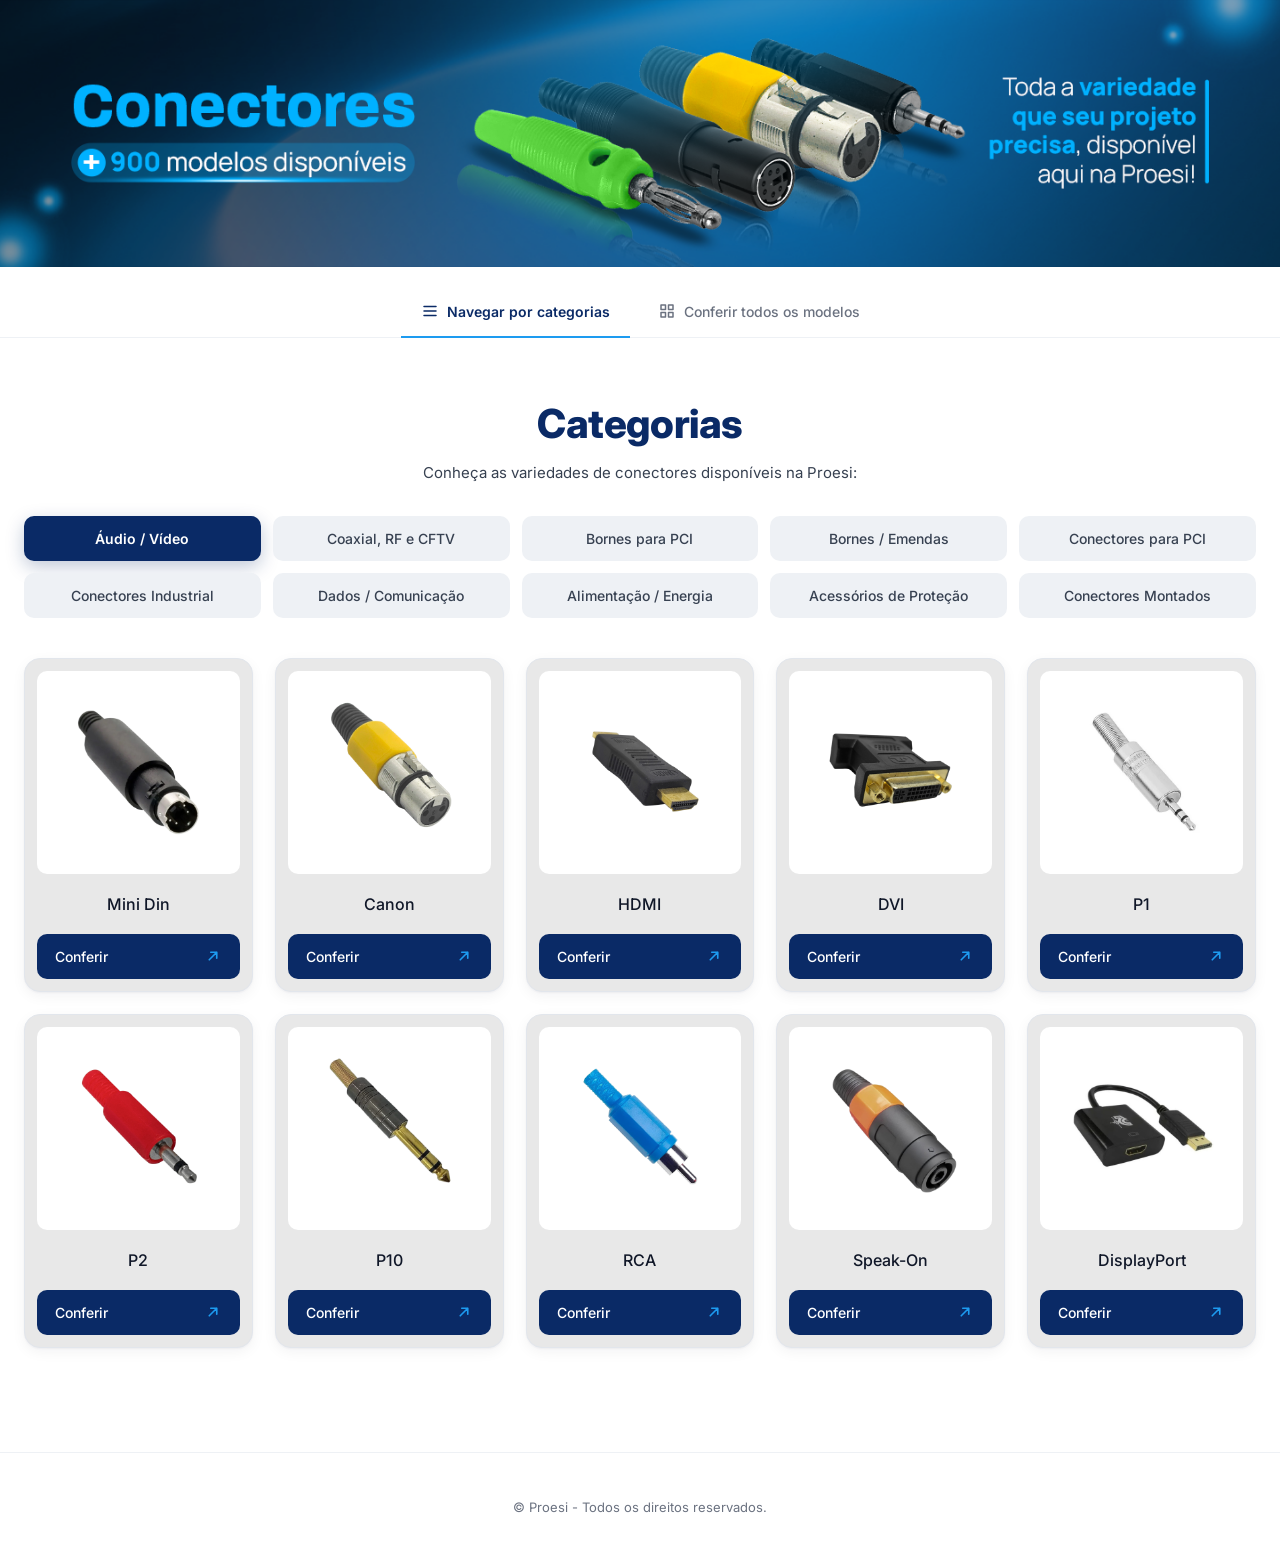
<file: lp-conectores-2026-07-06-V2/index.html>
<!DOCTYPE html>
<html lang="pt-BR">
<head>
  <meta charset="UTF-8" />
  <meta name="viewport" content="width=device-width, initial-scale=1" />
  <title>Conectores | +900 modelos disponíveis | Proesi</title>
  <meta name="description" content="Conheça a variedade de conectores da Proesi: áudio/vídeo, bornes, industrial, dados, energia e muito mais. Mais de 900 modelos disponíveis." />
  <link rel="preconnect" href="https://fonts.googleapis.com" />
  <link rel="preconnect" href="https://fonts.gstatic.com" crossorigin />
  <link href="https://fonts.googleapis.com/css2?family=Inter:wght@400;500;600;700;800&display=swap" rel="stylesheet" />
  <link rel="stylesheet" href="style.css" />
</head>
<body>
  <header class="hero" aria-label="Banner Conectores Proesi">
    <picture>
      <img id="hero-banner-desktop" class="hero__img hero__img--desktop" alt="Conectores Proesi - mais de 900 modelos disponíveis" fetchpriority="high" />
      <img id="hero-banner-mobile" class="hero__img hero__img--mobile" alt="Conectores Proesi - mais de 900 modelos disponíveis" fetchpriority="high" />
    </picture>
  </header>

  <main>
    <nav class="view-tabs" aria-label="Modo de visualização">
      <div class="container view-tabs__inner">
        <button type="button" class="view-tab is-active" data-view="categorias" aria-pressed="true">
          <svg class="view-tab__icon" viewBox="0 0 24 24" aria-hidden="true"><path d="M4 6h16M4 12h16M4 18h16" fill="none" stroke="currentColor" stroke-width="2" stroke-linecap="round"/></svg>
          <span>Navegar por categorias</span>
        </button>
        <button type="button" class="view-tab" data-view="todos" aria-pressed="false">
          <svg class="view-tab__icon" viewBox="0 0 24 24" aria-hidden="true"><path d="M4 4h6v6H4zM14 4h6v6h-6zM4 14h6v6H4zM14 14h6v6h-6z" fill="none" stroke="currentColor" stroke-width="2" stroke-linejoin="round"/></svg>
          <span>Conferir todos os modelos</span>
        </button>
      </div>

      <div class="container view-switcher" id="view-switcher">
        <button type="button" class="view-switcher__toggle" id="view-switcher-toggle" aria-haspopup="true" aria-expanded="false" aria-controls="view-switcher-menu">
          <span class="view-switcher__label" id="view-switcher-label">
            <span class="view-switcher__emoji" aria-hidden="true">📂</span>
            <span class="view-switcher__text">Navegar por categorias</span>
          </span>
          <svg class="view-switcher__chevron" viewBox="0 0 24 24" aria-hidden="true"><path d="M6 9l6 6 6-6" fill="none" stroke="currentColor" stroke-width="2" stroke-linecap="round" stroke-linejoin="round"/></svg>
        </button>
        <ul class="view-switcher__menu" id="view-switcher-menu" role="menu" hidden>
          <li role="none">
            <button type="button" role="menuitem" class="view-switcher__item is-active" data-view="categorias">
              <span class="view-switcher__emoji" aria-hidden="true">📂</span>
              <span>Navegar por categorias</span>
            </button>
          </li>
          <li role="none">
            <button type="button" role="menuitem" class="view-switcher__item" data-view="todos">
              <span class="view-switcher__emoji" aria-hidden="true">📦</span>
              <span>Conferir todos os modelos</span>
            </button>
          </li>
        </ul>
      </div>
    </nav>

    <section class="categorias" aria-labelledby="categorias-titulo">
      <div class="container">
        <div class="categorias__header">
          <h1 id="categorias-titulo" class="categorias__title">Categorias</h1>
          <p class="categorias__subtitle">Conheça as variedades de conectores disponíveis na Proesi:</p>
        </div>

        <nav class="cat-nav" id="category-nav" aria-label="Filtrar por categoria"></nav>
        <select class="cat-select" id="category-select" aria-label="Filtrar por categoria"></select>

        <div class="product-grid" id="product-grid" role="list"></div>
      </div>
    </section>
  </main>

  <footer class="site-footer">
    <p>&copy; Proesi - Todos os direitos reservados.</p>
  </footer>

  <script src="script.js" defer></script>
</body>
</html>
</file>
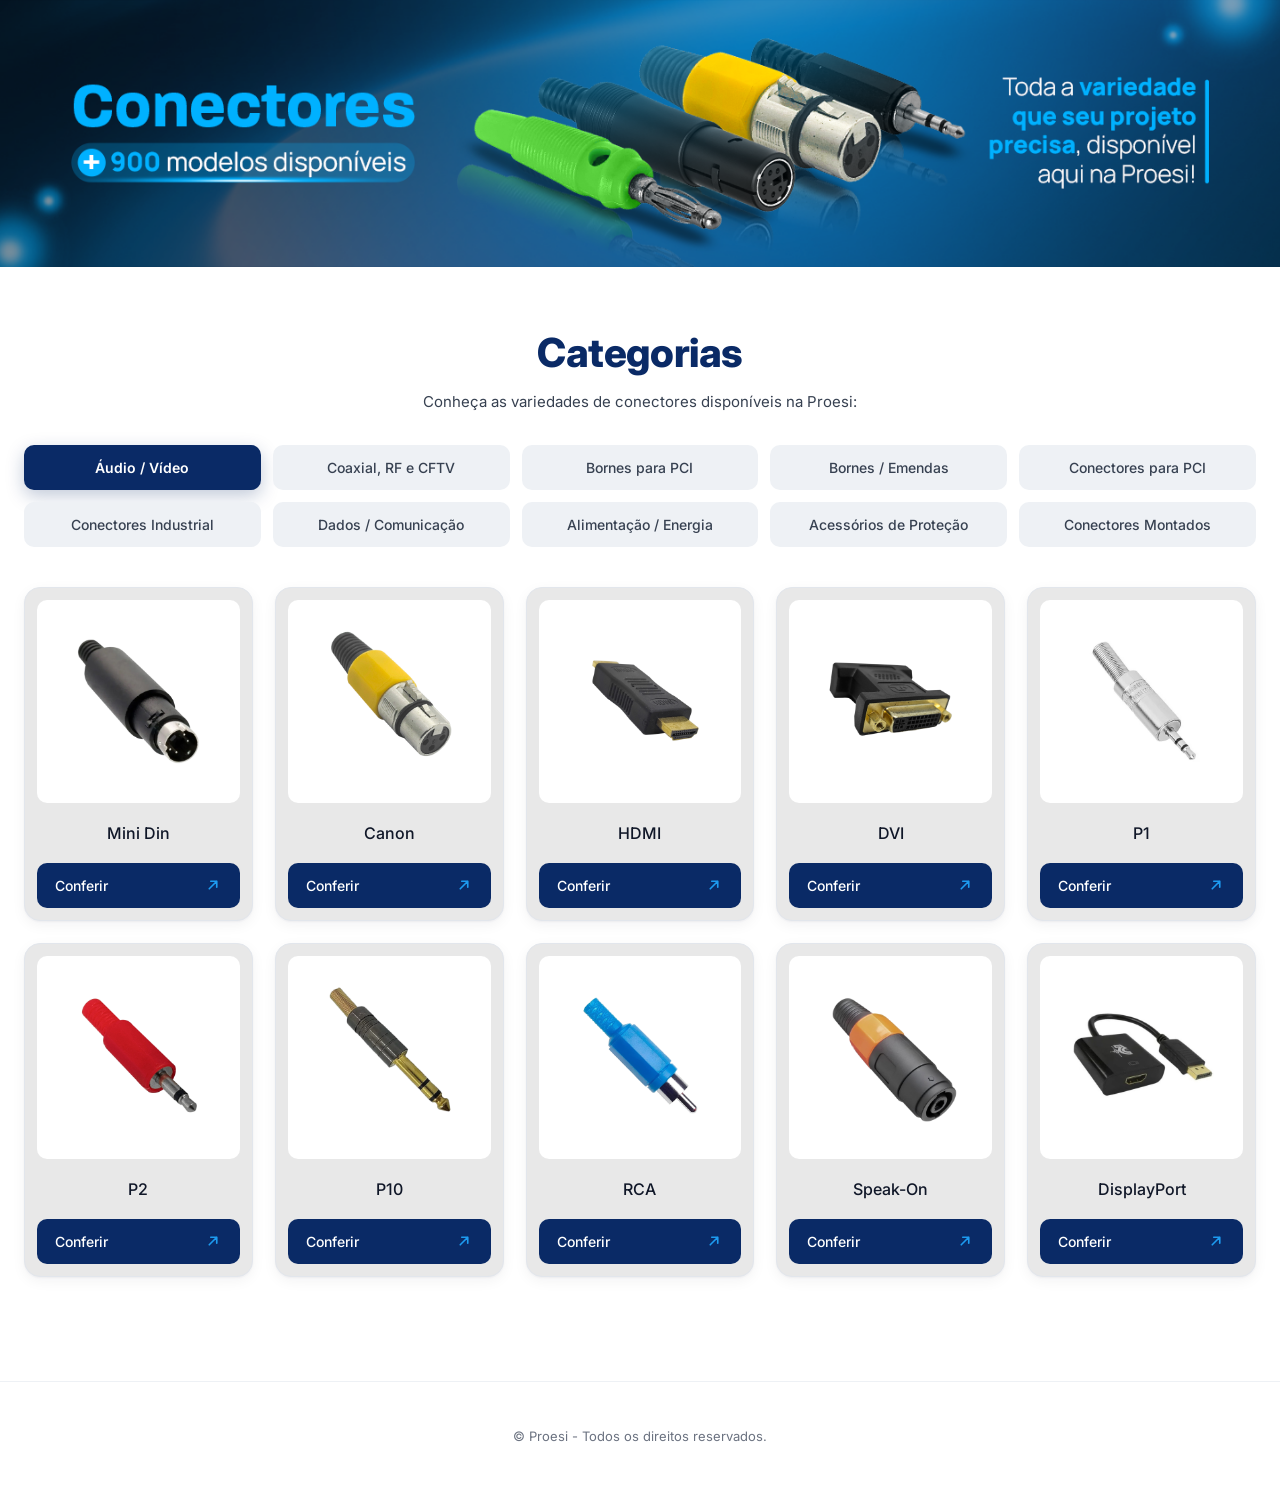
<file: lp-conectores/index.html>
<!DOCTYPE html>
<html lang="pt-BR">
<head>
  <meta charset="UTF-8" />
  <meta name="viewport" content="width=device-width, initial-scale=1" />
  <title>Conectores | +900 modelos disponíveis | Proesi</title>
  <meta name="description" content="Conheça a variedade de conectores da Proesi: áudio/vídeo, bornes, industrial, dados, energia e muito mais. Mais de 900 modelos disponíveis." />
  <link rel="preconnect" href="https://fonts.googleapis.com" />
  <link rel="preconnect" href="https://fonts.gstatic.com" crossorigin />
  <link href="https://fonts.googleapis.com/css2?family=Inter:wght@400;500;600;700;800&display=swap" rel="stylesheet" />
  <link rel="stylesheet" href="style.css" />
</head>
<body>
  <header class="hero" aria-label="Banner Conectores Proesi">
    <picture>
      <img class="hero__img hero__img--desktop" src="assets/banner-desktop.png" alt="Conectores Proesi - mais de 900 modelos disponíveis" fetchpriority="high" />
      <img class="hero__img hero__img--mobile" src="assets/banner-mobile.png" alt="Conectores Proesi - mais de 900 modelos disponíveis" fetchpriority="high" />
    </picture>
  </header>

  <main>
    <section class="categorias" aria-labelledby="categorias-titulo">
      <div class="container">
        <div class="categorias__header">
          <h1 id="categorias-titulo" class="categorias__title">Categorias</h1>
          <p class="categorias__subtitle">Conheça as variedades de conectores disponíveis na Proesi:</p>
        </div>

        <nav class="cat-nav" id="category-nav" aria-label="Filtrar por categoria"></nav>
        <select class="cat-select" id="category-select" aria-label="Filtrar por categoria"></select>

        <div class="product-grid" id="product-grid" role="list"></div>
      </div>
    </section>
  </main>

  <footer class="site-footer">
    <p>&copy; Proesi - Todos os direitos reservados.</p>
  </footer>

  <script src="script.js" defer></script>

</body>
</html>
</file>
<file: lp-conectores-2026-07-06-V2/style.css>
/* ==========================================================================
   LP Conectores - Proesi
   Vanilla CSS - compatível Magazord
   ========================================================================== */

/* Reset básico */
*, *::before, *::after { box-sizing: border-box; }
html, body { margin: 0; padding: 0; }
img, svg { display: block; max-width: 100%; }
button { font: inherit; cursor: pointer; border: 0; background: none; color: inherit; }
a { color: inherit; text-decoration: none; }

/* Tokens de design */
:root {
  --proesi-blue: #0a2a66;
  --proesi-blue-dark: #071e4a;
  --proesi-blue-accent: #1d9bf0;
  --proesi-gray-50: #f4f6f9;
  --proesi-gray-100: #eef1f5;
  --proesi-gray-200: #e2e6ec;
  --proesi-gray-500: #6b7280;
  --proesi-gray-700: #374151;
  --proesi-text: #101728;
  --proesi-white: #ffffff;

  --radius-sm: 10px;
  --radius-md: 16px;
  --radius-lg: 22px;

  --shadow-card: 0 1px 2px rgba(15, 23, 42, .04), 0 4px 14px rgba(15, 23, 42, .05);
  --shadow-card-hover: 0 6px 12px rgba(15, 23, 42, .06), 0 20px 40px rgba(15, 23, 42, .10);

  --ease: cubic-bezier(.22, .61, .36, 1);
}

body {
  font-family: "Inter", -apple-system, BlinkMacSystemFont, "Segoe UI", Roboto, "Helvetica Neue", Arial, sans-serif;
  color: var(--proesi-text);
  background: var(--proesi-white);
  -webkit-font-smoothing: antialiased;
  -moz-osx-font-smoothing: grayscale;
  line-height: 1.5;
}

.container {
  width: 100%;
  max-width: 1280px;
  margin: 0 auto;
  padding: 0 24px;
}

/* ==========================================================================
   Hero / Banner
   ========================================================================== */
.hero { width: 100%; }
.hero__img { width: 100%; height: auto; display: block; }
.hero__img--desktop { display: block; }
.hero__img--mobile { display: none; }

@media (max-width: 768px) {
  .hero__img--desktop { display: none; }
  .hero__img--mobile { display: block; }
}

/* ==========================================================================
   Section: Categorias
   ========================================================================== */
/* ==========================================================================
   Top view tabs (Categorias / Todos os modelos)
   ========================================================================== */
.view-tabs {
  border-bottom: 1px solid var(--proesi-gray-100);
  background: var(--proesi-white);
}
.view-tabs__inner {
  display: flex;
  justify-content: center;
  gap: 8px;
  flex-wrap: wrap;
  padding-top: 20px;
  padding-bottom: 0;
}
.view-tab {
  display: inline-flex;
  align-items: center;
  gap: 8px;
  padding: 14px 20px;
  font-size: 14px;
  font-weight: 500;
  color: var(--proesi-gray-500);
  border-bottom: 2px solid transparent;
  margin-bottom: -1px;
  transition: color .25s var(--ease), border-color .25s var(--ease);
}
.view-tab__icon { width: 18px; height: 18px; }
.view-tab:hover { color: var(--proesi-blue); }
.view-tab.is-active {
  color: var(--proesi-blue);
  font-weight: 600;
  border-bottom-color: var(--proesi-blue-accent);
}

/* Mobile view switcher (dropdown that replaces horizontal tabs on mobile) */
.view-switcher {
  display: none;
  position: relative;
  padding-top: 16px;
  padding-bottom: 16px;
}
.view-switcher__toggle {
  width: 100%;
  display: flex;
  align-items: center;
  justify-content: space-between;
  gap: 12px;
  padding: 14px 18px;
  border-radius: var(--radius-sm);
  background: var(--proesi-blue);
  color: var(--proesi-white);
  font-size: 14px;
  font-weight: 600;
  box-shadow: 0 6px 18px rgba(10, 42, 102, .25);
  transition: background-color .25s var(--ease), transform .25s var(--ease), box-shadow .25s var(--ease);
}
.view-switcher__toggle:hover { background: var(--proesi-blue-dark); }
.view-switcher__toggle:active { transform: translateY(1px); }
.view-switcher__label { display: inline-flex; align-items: center; gap: 10px; }
.view-switcher__emoji { font-size: 16px; line-height: 1; }
.view-switcher__chevron {
  width: 18px; height: 18px;
  transition: transform .25s var(--ease);
}
.view-switcher.is-open .view-switcher__chevron { transform: rotate(180deg); }
.view-switcher__menu {
  list-style: none;
  margin: 8px 0 0;
  padding: 6px;
  position: absolute;
  left: 24px;
  right: 24px;
  top: 100%;
  background: var(--proesi-white);
  border: 1px solid var(--proesi-gray-200);
  border-radius: var(--radius-sm);
  box-shadow: var(--shadow-card-hover);
  z-index: 20;
}
.view-switcher__menu[hidden] { display: none; }
.view-switcher__item {
  width: 100%;
  display: flex;
  align-items: center;
  gap: 10px;
  padding: 12px 14px;
  border-radius: 8px;
  font-size: 14px;
  font-weight: 500;
  color: var(--proesi-gray-700);
  text-align: left;
  transition: background-color .2s var(--ease), color .2s var(--ease);
}
.view-switcher__item:hover { background: var(--proesi-gray-100); color: var(--proesi-blue); }
.view-switcher__item.is-active { background: var(--proesi-blue); color: var(--proesi-white); font-weight: 600; }

@media (max-width: 768px) {
  .view-tabs__inner { display: none; }
  .view-switcher { display: block; margin-top: 20px; }
}


@media (max-width: 480px) {
  .view-tab { padding: 12px 12px; font-size: 13px; }
}


.categorias {
  padding: 56px 0 80px;
}

.categorias__header {
  text-align: center;
  margin-bottom: 32px;
}

.categorias__title {
  color: var(--proesi-blue);
  font-size: clamp(28px, 3.4vw, 40px);
  font-weight: 800;
  letter-spacing: -0.01em;
  margin: 0 0 8px;
}

.categorias__subtitle {
  color: var(--proesi-gray-700);
  font-size: 15px;
  margin: 0;
}

/* Menu de categorias */
.cat-nav {
  display: grid;
  grid-template-columns: repeat(5, 1fr);
  gap: 12px;
  margin: 0 0 40px;
  width: 100%;
}

@media (max-width: 1200px) {
  .cat-nav { grid-template-columns: repeat(4, 1fr); }
}
@media (max-width: 960px) {
  .cat-nav { grid-template-columns: repeat(3, 1fr); }
}

.cat-btn {
  padding: 12px 22px;
  border-radius: var(--radius-sm);
  background: var(--proesi-gray-100);
  color: var(--proesi-gray-700);
  font-size: 14px;
  font-weight: 500;
  transition: background-color .25s var(--ease),
              color .25s var(--ease),
              transform .25s var(--ease),
              box-shadow .25s var(--ease);
  text-align: center;
  width: 100%;
}

.cat-btn:hover {
  background: var(--proesi-gray-200);
  color: var(--proesi-blue);
}

.cat-btn.is-active {
  background: var(--proesi-blue);
  color: var(--proesi-white);
  font-weight: 600;
  box-shadow: 0 6px 18px rgba(10, 42, 102, .25);
}

.cat-select {
  display: none;
  width: 100%;
  padding: 14px 18px;
  border: 1px solid var(--proesi-gray-200);
  border-radius: var(--radius-sm);
  background: var(--proesi-white);
  color: var(--proesi-text);
  font-size: 15px;
  font-weight: 500;
  margin: 0 auto 40px;
  max-width: 480px;
  appearance: none;
  background-image: url("data:image/svg+xml,%3Csvg xmlns='http://www.w3.org/2000/svg' width='24' height='24' viewBox='0 0 24 24' fill='none' stroke='%23101728' stroke-width='2' stroke-linecap='round' stroke-linejoin='round'%3E%3Cpolyline points='6 9 12 15 18 9'%3E%3C/polyline%3E%3C/svg%3E");
  background-repeat: no-repeat;
  background-position: right 14px center;
  background-size: 18px;
}

@media (max-width: 768px) {
  .cat-nav { display: none; }
  .cat-select { display: block; }
}

/* ==========================================================================
   Grid de produtos
   ========================================================================== */
.product-grid {
  display: grid;
  grid-template-columns: repeat(5, 1fr);
  gap: 22px;
}

@media (max-width: 1200px) { .product-grid { grid-template-columns: repeat(4, 1fr); } }
@media (max-width: 960px)  { .product-grid { grid-template-columns: repeat(3, 1fr); gap: 18px; } }
@media (max-width: 640px)  { .product-grid { grid-template-columns: repeat(2, 1fr); gap: 14px; } }

/* Card */
.card {
  display: flex;
  flex-direction: column;
  background: #E8E8E8;
  border: 1px solid var(--proesi-gray-200);
  border-radius: var(--radius-md);
  padding: 12px 12px 12px;
  box-shadow: var(--shadow-card);
  transition: transform .35s var(--ease), box-shadow .35s var(--ease), border-color .35s var(--ease);
}

.card[hidden],
.cat-nav[hidden],
.cat-select[hidden] {
  display: none;
}

.card:hover {
  transform: translateY(-6px);
  box-shadow: var(--shadow-card-hover);
  border-color: #d7dce4;
}

.card__media {
  position: relative;
  width: 100%;
  aspect-ratio: 1 / 1;
  overflow: hidden;
  margin-bottom: 10px;
  border-radius: var(--radius-sm);
  background: var(--proesi-white);
}

.card__img {
  position: absolute;
  inset: 0;
  width: 100%;
  height: 100%;
  object-fit: contain;
  padding: 6px;
  transition: opacity .45s var(--ease), transform .6s var(--ease);
}

.card__img--hover {
  opacity: 0;
}

.card:hover .card__img--primary { opacity: 0; transform: scale(1.02); }
.card:hover .card__img--hover   { opacity: 1; transform: scale(1.02); }

.card__title {
  text-align: center;
  font-size: 16px;
  font-weight: 500;
  color: var(--proesi-text);
  margin: 0 0 10px;
  min-height: 40px;
  display: flex;
  align-items: center;
  justify-content: center;
}

.card__cta {
  display: flex;
  align-items: center;
  justify-content: space-between;
  gap: 8px;
  padding: 12px 18px;
  background: var(--proesi-blue);
  color: var(--proesi-white);
  border-radius: var(--radius-sm);
  font-size: 14px;
  font-weight: 500;
  transition: background-color .3s var(--ease), transform .3s var(--ease), box-shadow .3s var(--ease);
  margin-top: auto;
}

.card__cta:hover {
  background: var(--proesi-blue-dark);
  box-shadow: 0 8px 18px rgba(10, 42, 102, .28);
}

.card__arrow {
  width: 18px;
  height: 18px;
  color: var(--proesi-blue-accent);
  transition: transform .3s var(--ease);
}

.card__cta:hover .card__arrow {
  transform: translate(3px, -3px);
}

/* ==========================================================================
   Footer
   ========================================================================== */
.site-footer {
  padding: 32px 0;
  text-align: center;
  color: var(--proesi-gray-500);
  font-size: 13px;
  border-top: 1px solid var(--proesi-gray-100);
  margin-top: 24px;
}

/* Foco acessível */
:focus-visible {
  outline: 2px solid var(--proesi-blue-accent);
  outline-offset: 3px;
  border-radius: 6px;
}

@media (prefers-reduced-motion: reduce) {
  * { transition: none !important; }
}
</file>
<file: lp-conectores/style.css>
/* ==========================================================================
   LP Conectores - Proesi
   Vanilla CSS - compatível Magazord
   ========================================================================== */

/* Reset básico */
*, *::before, *::after { box-sizing: border-box; }
html, body { margin: 0; padding: 0; }
img, svg { display: block; max-width: 100%; }
button { font: inherit; cursor: pointer; border: 0; background: none; color: inherit; }
a { color: inherit; text-decoration: none; }

/* Tokens de design */
:root {
  --proesi-blue: #0a2a66;
  --proesi-blue-dark: #071e4a;
  --proesi-blue-accent: #1d9bf0;
  --proesi-gray-50: #f4f6f9;
  --proesi-gray-100: #eef1f5;
  --proesi-gray-200: #e2e6ec;
  --proesi-gray-500: #6b7280;
  --proesi-gray-700: #374151;
  --proesi-text: #101728;
  --proesi-white: #ffffff;

  --radius-sm: 10px;
  --radius-md: 16px;
  --radius-lg: 22px;

  --shadow-card: 0 1px 2px rgba(15, 23, 42, .04), 0 4px 14px rgba(15, 23, 42, .05);
  --shadow-card-hover: 0 6px 12px rgba(15, 23, 42, .06), 0 20px 40px rgba(15, 23, 42, .10);

  --ease: cubic-bezier(.22, .61, .36, 1);
}

body {
  font-family: "Inter", -apple-system, BlinkMacSystemFont, "Segoe UI", Roboto, "Helvetica Neue", Arial, sans-serif;
  color: var(--proesi-text);
  background: var(--proesi-white);
  -webkit-font-smoothing: antialiased;
  -moz-osx-font-smoothing: grayscale;
  line-height: 1.5;
}

.container {
  width: 100%;
  max-width: 1280px;
  margin: 0 auto;
  padding: 0 24px;
}

/* ==========================================================================
   Hero / Banner
   ========================================================================== */
.hero { width: 100%; }
.hero__img { width: 100%; height: auto; display: block; }
.hero__img--desktop { display: block; }
.hero__img--mobile { display: none; }

@media (max-width: 768px) {
  .hero__img--desktop { display: none; }
  .hero__img--mobile { display: block; }
}

/* ==========================================================================
   Section: Categorias
   ========================================================================== */
.categorias {
  padding: 56px 0 80px;
}

.categorias__header {
  text-align: center;
  margin-bottom: 32px;
}

.categorias__title {
  color: var(--proesi-blue);
  font-size: clamp(28px, 3.4vw, 40px);
  font-weight: 800;
  letter-spacing: -0.01em;
  margin: 0 0 8px;
}

.categorias__subtitle {
  color: var(--proesi-gray-700);
  font-size: 15px;
  margin: 0;
}

/* Menu de categorias */
.cat-nav {
  display: grid;
  grid-template-columns: repeat(5, 1fr);
  gap: 12px;
  margin: 0 0 40px;
  width: 100%;
}

@media (max-width: 1200px) {
  .cat-nav { grid-template-columns: repeat(4, 1fr); }
}
@media (max-width: 960px) {
  .cat-nav { grid-template-columns: repeat(3, 1fr); }
}

.cat-btn {
  padding: 12px 22px;
  border-radius: var(--radius-sm);
  background: var(--proesi-gray-100);
  color: var(--proesi-gray-700);
  font-size: 14px;
  font-weight: 500;
  transition: background-color .25s var(--ease),
              color .25s var(--ease),
              transform .25s var(--ease),
              box-shadow .25s var(--ease);
  text-align: center;
  width: 100%;
}

.cat-btn:hover {
  background: var(--proesi-gray-200);
  color: var(--proesi-blue);
}

.cat-btn.is-active {
  background: var(--proesi-blue);
  color: var(--proesi-white);
  font-weight: 600;
  box-shadow: 0 6px 18px rgba(10, 42, 102, .25);
}

.cat-select {
  display: none;
  width: 100%;
  padding: 14px 18px;
  border: 1px solid var(--proesi-gray-200);
  border-radius: var(--radius-sm);
  background: var(--proesi-white);
  color: var(--proesi-text);
  font-size: 15px;
  font-weight: 500;
  margin: 0 auto 40px;
  max-width: 480px;
  appearance: none;
  background-image: url("data:image/svg+xml,%3Csvg xmlns='http://www.w3.org/2000/svg' width='24' height='24' viewBox='0 0 24 24' fill='none' stroke='%23101728' stroke-width='2' stroke-linecap='round' stroke-linejoin='round'%3E%3Cpolyline points='6 9 12 15 18 9'%3E%3C/polyline%3E%3C/svg%3E");
  background-repeat: no-repeat;
  background-position: right 14px center;
  background-size: 18px;
}

@media (max-width: 768px) {
  .cat-nav { display: none; }
  .cat-select { display: block; }
}

/* ==========================================================================
   Grid de produtos
   ========================================================================== */
.product-grid {
  display: grid;
  grid-template-columns: repeat(5, 1fr);
  gap: 22px;
}

@media (max-width: 1200px) { .product-grid { grid-template-columns: repeat(4, 1fr); } }
@media (max-width: 960px)  { .product-grid { grid-template-columns: repeat(3, 1fr); gap: 18px; } }
@media (max-width: 640px)  { .product-grid { grid-template-columns: repeat(2, 1fr); gap: 14px; } }

/* Card */
.card {
  display: flex;
  flex-direction: column;
  background: #E8E8E8;
  border: 1px solid var(--proesi-gray-200);
  border-radius: var(--radius-md);
  padding: 12px 12px 12px;
  box-shadow: var(--shadow-card);
  transition: transform .35s var(--ease), box-shadow .35s var(--ease), border-color .35s var(--ease);
}

.card[hidden] { display: none; }

.card:hover {
  transform: translateY(-6px);
  box-shadow: var(--shadow-card-hover);
  border-color: #d7dce4;
}

.card__media {
  position: relative;
  width: 100%;
  aspect-ratio: 1 / 1;
  overflow: hidden;
  margin-bottom: 10px;
  border-radius: var(--radius-sm);
  background: var(--proesi-white);
}

.card__img {
  position: absolute;
  inset: 0;
  width: 100%;
  height: 100%;
  object-fit: contain;
  padding: 6px;
  transition: opacity .45s var(--ease), transform .6s var(--ease);
}

.card__img--hover {
  opacity: 0;
}

.card:hover .card__img--primary { opacity: 0; transform: scale(1.02); }
.card:hover .card__img--hover   { opacity: 1; transform: scale(1.02); }

.card__title {
  text-align: center;
  font-size: 16px;
  font-weight: 500;
  color: var(--proesi-text);
  margin: 0 0 10px;
  min-height: 40px;
  display: flex;
  align-items: center;
  justify-content: center;
}

.card__cta {
  display: flex;
  align-items: center;
  justify-content: space-between;
  gap: 8px;
  padding: 12px 18px;
  background: var(--proesi-blue);
  color: var(--proesi-white);
  border-radius: var(--radius-sm);
  font-size: 14px;
  font-weight: 500;
  transition: background-color .3s var(--ease), transform .3s var(--ease), box-shadow .3s var(--ease);
  margin-top: auto;
}

.card__cta:hover {
  background: var(--proesi-blue-dark);
  box-shadow: 0 8px 18px rgba(10, 42, 102, .28);
}

.card__arrow {
  width: 18px;
  height: 18px;
  color: var(--proesi-blue-accent);
  transition: transform .3s var(--ease);
}

.card__cta:hover .card__arrow {
  transform: translate(3px, -3px);
}

/* ==========================================================================
   Footer
   ========================================================================== */
.site-footer {
  padding: 32px 0;
  text-align: center;
  color: var(--proesi-gray-500);
  font-size: 13px;
  border-top: 1px solid var(--proesi-gray-100);
  margin-top: 24px;
}

/* Foco acessível */
:focus-visible {
  outline: 2px solid var(--proesi-blue-accent);
  outline-offset: 3px;
  border-radius: 6px;
}

@media (prefers-reduced-motion: reduce) {
  * { transition: none !important; }
}
</file>
